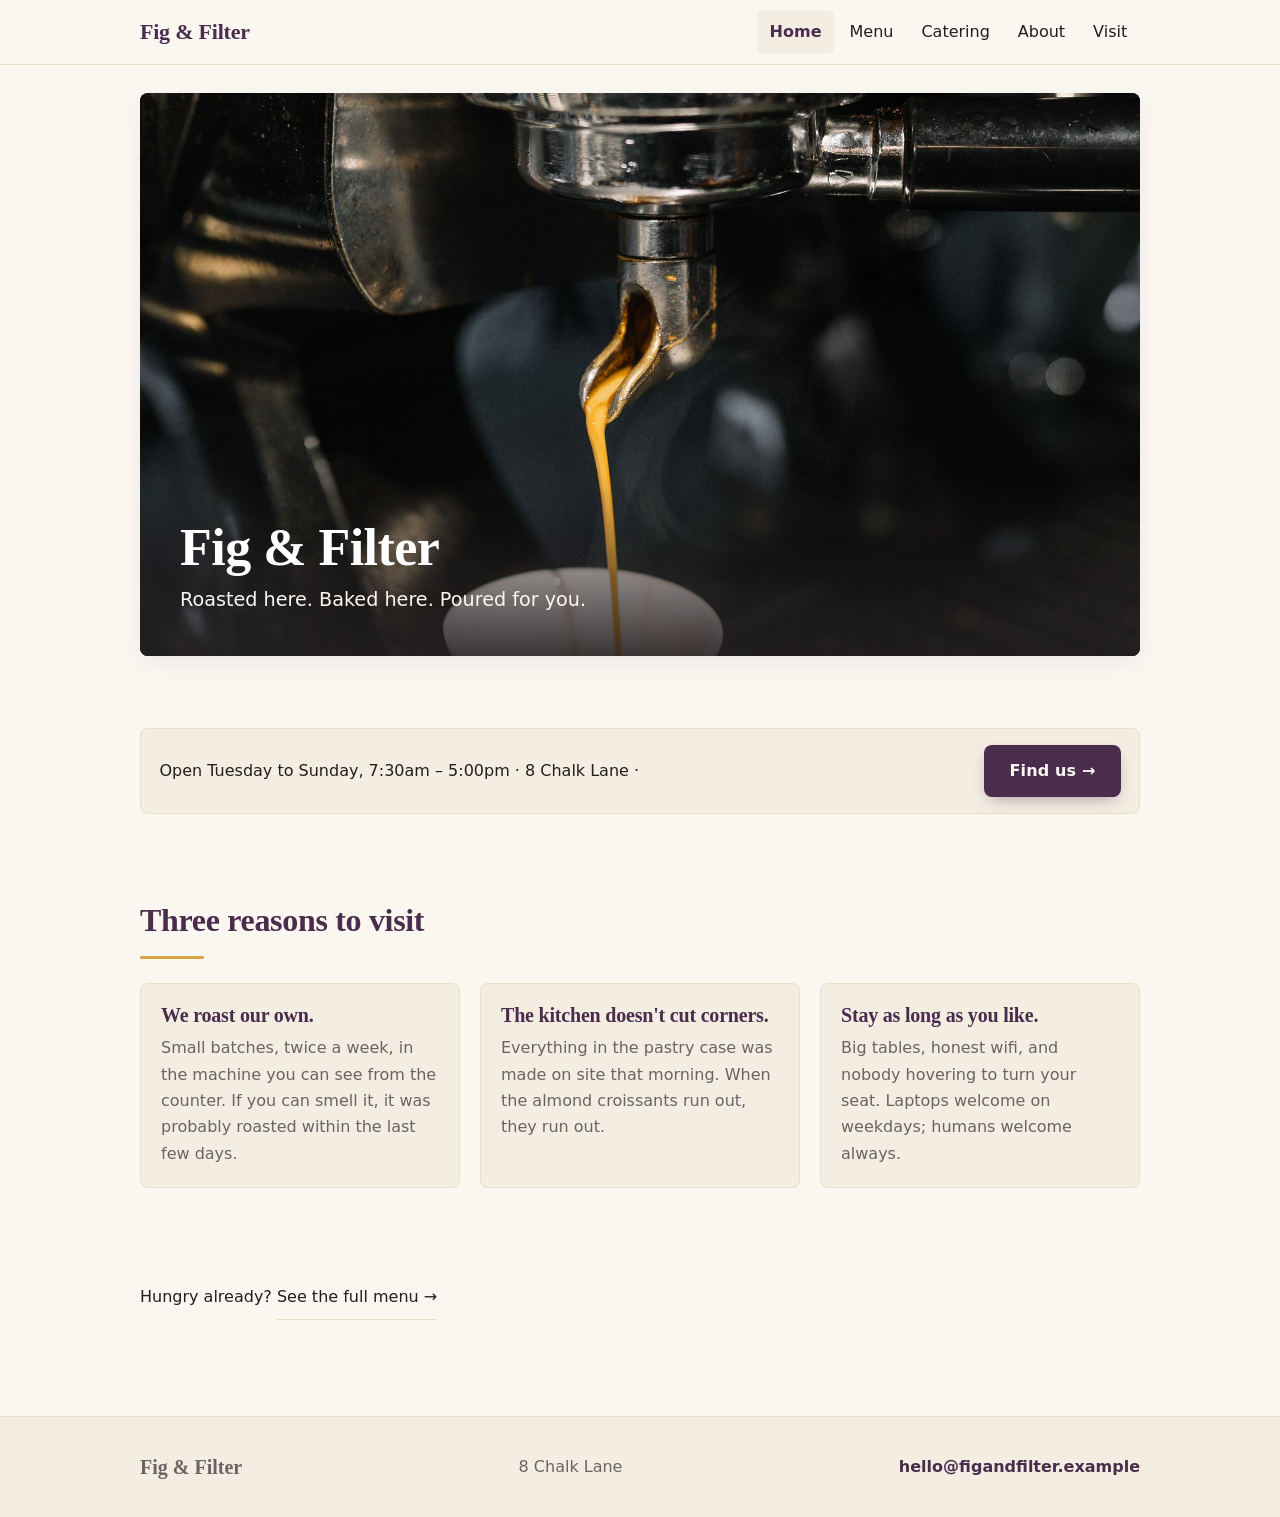
<file: index.html>
<!DOCTYPE html>
<html lang="en">
<head>
  <meta charset="utf-8">
  <meta name="viewport" content="width=device-width, initial-scale=1">
  <title>Fig &amp; Filter — Home</title>
  <link rel="stylesheet" href="styles.css">
</head>
<body>
  <header class="site-header">
    <div class="header-inner">
      <a class="brand" href="index.html">Fig &amp; Filter</a>
      <button class="nav-toggle" id="nav-toggle" aria-expanded="false" aria-controls="site-nav">
        <span class="sr-only">Menu</span>
        <svg viewBox="0 0 24 24" width="24" height="24" aria-hidden="true" fill="none" stroke="currentColor" stroke-width="2" stroke-linecap="round">
          <path d="M3 6h18M3 12h18M3 18h18"/>
        </svg>
      </button>
      <nav class="site-nav" id="site-nav" aria-label="Primary">
        <ul class="nav-list">
          <li><a href="index.html" aria-current="page">Home</a></li>
          <li><a href="menu.html">Menu</a></li>
          <li><a href="catering.html">Catering</a></li>
          <li><a href="about.html">About</a></li>
          <li><a href="visit.html">Visit</a></li>
        </ul>
      </nav>
    </div>
  </header>

  <main>
    <section class="hero">
      <div class="container">
        <div class="hero-inner">
          <img src="images/hero-espresso-pour.jpg" alt="Espresso pouring from the portafilter into a white cup at the Fig & Filter counter">
          <div class="hero-body">
            <h1 class="hero-title">Fig &amp; Filter</h1>
            <p class="hero-tagline">Roasted here. Baked here. Poured for you.</p>
          </div>
        </div>
      </div>
    </section>

    <section class="section--tight">
      <div class="container">
        <div class="essentials">
          <p>Open Tuesday to Sunday, 7:30am – 5:00pm · 8 Chalk Lane ·</p>
          <a class="btn btn-primary" href="visit.html">Find us →</a>
        </div>
      </div>
    </section>

    <section class="section">
      <div class="container">
        <h2>Three reasons to visit</h2>
        <hr class="rule">
        <div class="reasons">
          <article class="reason">
            <h3>We roast our own.</h3>
            <p>Small batches, twice a week, in the machine you can see from the counter. If you can smell it, it was probably roasted within the last few days.</p>
          </article>
          <article class="reason">
            <h3>The kitchen doesn't cut corners.</h3>
            <p>Everything in the pastry case was made on site that morning. When the almond croissants run out, they run out.</p>
          </article>
          <article class="reason">
            <h3>Stay as long as you like.</h3>
            <p>Big tables, honest wifi, and nobody hovering to turn your seat. Laptops welcome on weekdays; humans welcome always.</p>
          </article>
        </div>
      </div>
    </section>

    <section class="section--tight">
      <div class="container">
        <p>Hungry already? <a class="text-link" href="menu.html">See the full menu →</a></p>
      </div>
    </section>
  </main>

  <footer class="site-footer">
    <div class="footer-inner">
      <p class="footer-brand">Fig &amp; Filter</p>
      <p>8 Chalk Lane</p>
      <a href="mailto:hello@figandfilter.example">hello@figandfilter.example</a>
    </div>
  </footer>

  <script>
    (function () {
      var toggle = document.getElementById('nav-toggle');
      var nav = document.getElementById('site-nav');
      if (!toggle || !nav) return;
      toggle.addEventListener('click', function () {
        var open = nav.classList.toggle('is-open');
        toggle.setAttribute('aria-expanded', open ? 'true' : 'false');
      });
    })();
  </script>
</body>
</html>
</file>
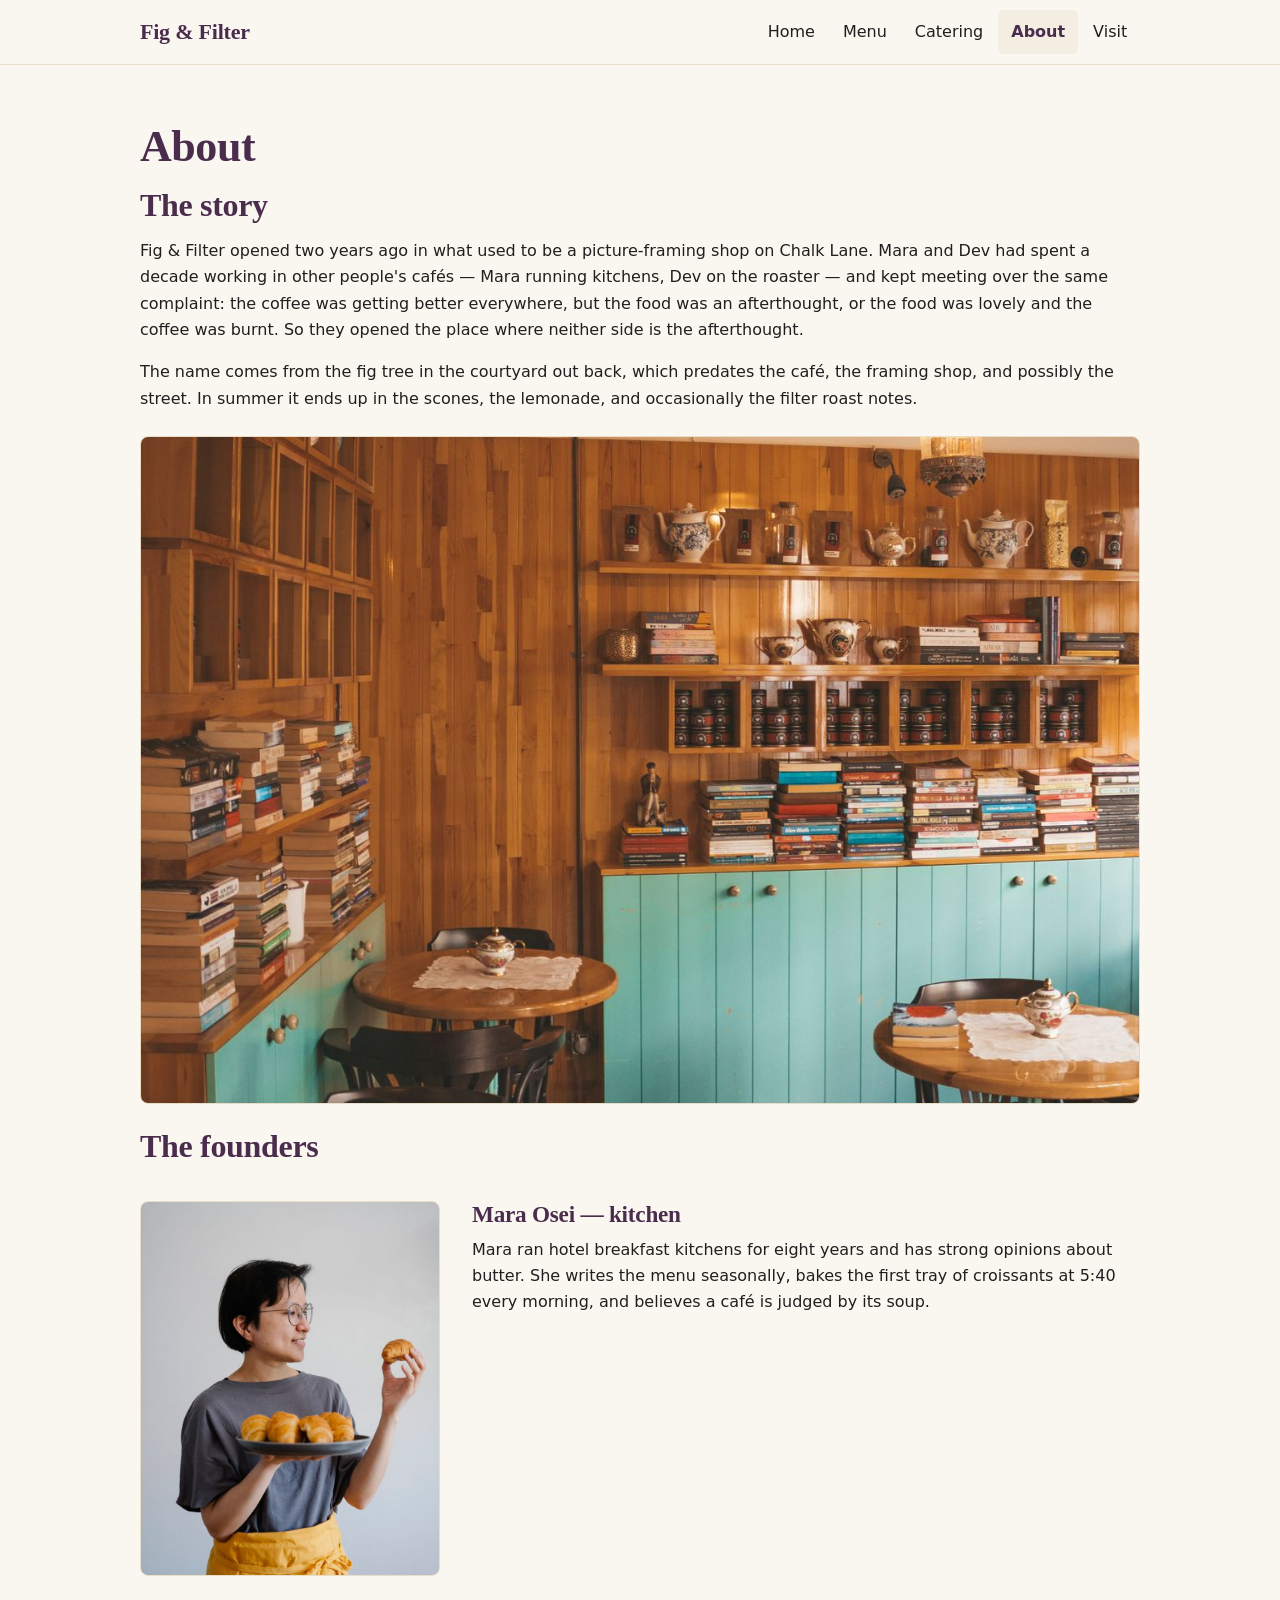
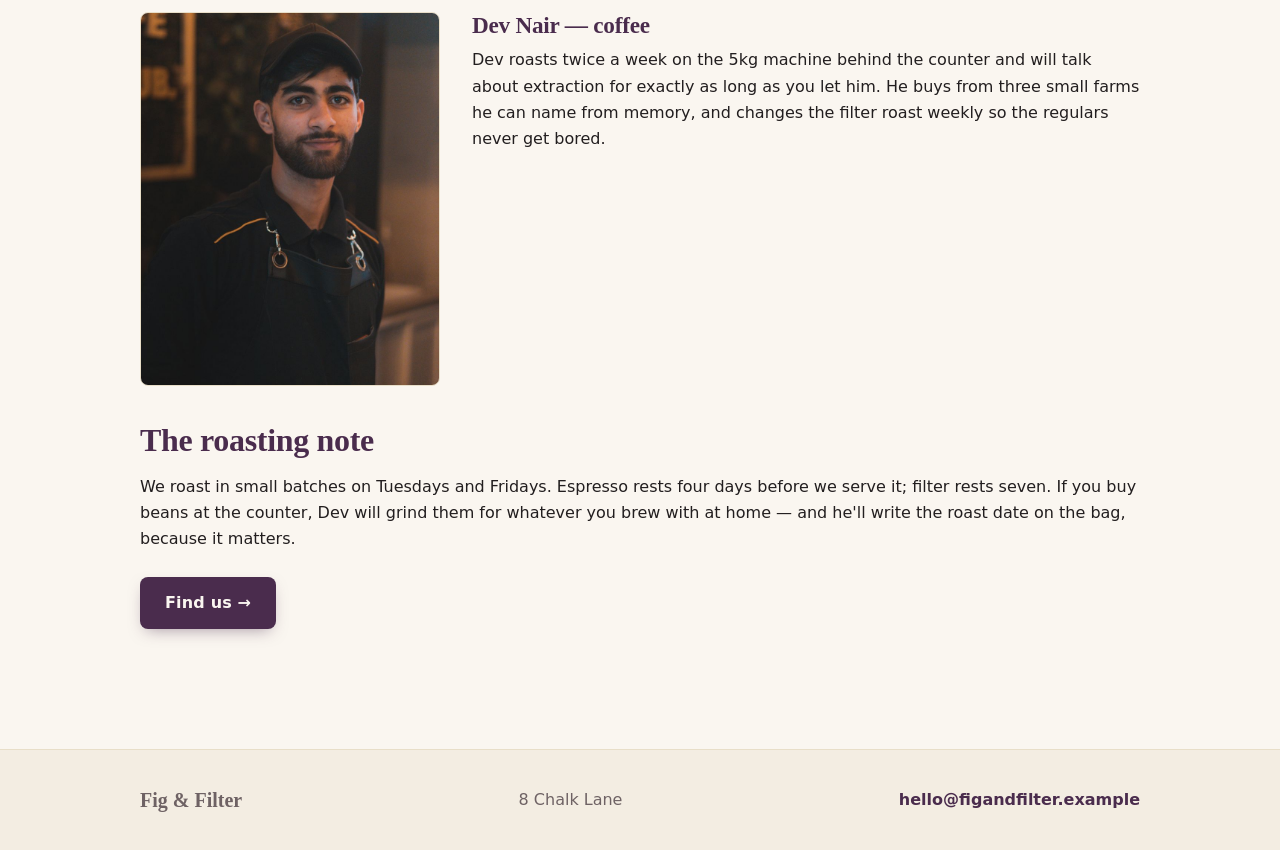
<file: about.html>
<!DOCTYPE html>
<html lang="en">
<head>
  <meta charset="utf-8">
  <meta name="viewport" content="width=device-width, initial-scale=1">
  <title>Fig &amp; Filter — About</title>
  <link rel="stylesheet" href="styles.css">
</head>
<body>
  <header class="site-header">
    <div class="header-inner">
      <a class="brand" href="index.html">Fig &amp; Filter</a>
      <button class="nav-toggle" id="nav-toggle" aria-expanded="false" aria-controls="site-nav">
        <span class="sr-only">Menu</span>
        <svg viewBox="0 0 24 24" width="24" height="24" aria-hidden="true" fill="none" stroke="currentColor" stroke-width="2" stroke-linecap="round">
          <path d="M3 6h18M3 12h18M3 18h18"/>
        </svg>
      </button>
      <nav class="site-nav" id="site-nav" aria-label="Primary">
        <ul class="nav-list">
          <li><a href="index.html">Home</a></li>
          <li><a href="menu.html">Menu</a></li>
          <li><a href="catering.html">Catering</a></li>
          <li><a href="about.html" aria-current="page">About</a></li>
          <li><a href="visit.html">Visit</a></li>
        </ul>
      </nav>
    </div>
  </header>

  <main>
    <section class="section">
      <div class="container">
        <h1>About</h1>

        <h2>The story</h2>
        <p>Fig &amp; Filter opened two years ago in what used to be a picture-framing shop on Chalk Lane. Mara and Dev had spent a decade working in other people's cafés — Mara running kitchens, Dev on the roaster — and kept meeting over the same complaint: the coffee was getting better everywhere, but the food was an afterthought, or the food was lovely and the coffee was burnt. So they opened the place where neither side is the afterthought.</p>
        <p>The name comes from the fig tree in the courtyard out back, which predates the café, the framing shop, and possibly the street. In summer it ends up in the scones, the lemonade, and occasionally the filter roast notes.</p>

        <div class="media media--wide">
          <img src="images/interior-seating.jpg" alt="Wooden tables inside the café, surrounded by shelves of books and tea tins">
        </div>

        <h2>The founders</h2>

        <article class="founder">
          <div class="media media--portrait">
            <img src="images/founder-mara.jpg" alt="Mara Osei holding a plate of freshly baked croissants">
          </div>
          <div>
            <h3>Mara Osei — kitchen</h3>
            <p>Mara ran hotel breakfast kitchens for eight years and has strong opinions about butter. She writes the menu seasonally, bakes the first tray of croissants at 5:40 every morning, and believes a café is judged by its soup.</p>
          </div>
        </article>

        <article class="founder">
          <div class="media media--portrait">
            <img src="images/founder-dev.jpg" alt="Dev Nair in his cap and apron behind the counter">
          </div>
          <div>
            <h3>Dev Nair — coffee</h3>
            <p>Dev roasts twice a week on the 5kg machine behind the counter and will talk about extraction for exactly as long as you let him. He buys from three small farms he can name from memory, and changes the filter roast weekly so the regulars never get bored.</p>
          </div>
        </article>

        <h2>The roasting note</h2>
        <p>We roast in small batches on Tuesdays and Fridays. Espresso rests four days before we serve it; filter rests seven. If you buy beans at the counter, Dev will grind them for whatever you brew with at home — and he'll write the roast date on the bag, because it matters.</p>

        <div class="cta-row">
          <a class="btn btn-primary" href="visit.html">Find us →</a>
        </div>
      </div>
    </section>
  </main>

  <footer class="site-footer">
    <div class="footer-inner">
      <p class="footer-brand">Fig &amp; Filter</p>
      <p>8 Chalk Lane</p>
      <a href="mailto:hello@figandfilter.example">hello@figandfilter.example</a>
    </div>
  </footer>

  <script>
    (function () {
      var toggle = document.getElementById('nav-toggle');
      var nav = document.getElementById('site-nav');
      if (!toggle || !nav) return;
      toggle.addEventListener('click', function () {
        var open = nav.classList.toggle('is-open');
        toggle.setAttribute('aria-expanded', open ? 'true' : 'false');
      });
    })();
  </script>
</body>
</html>
</file>
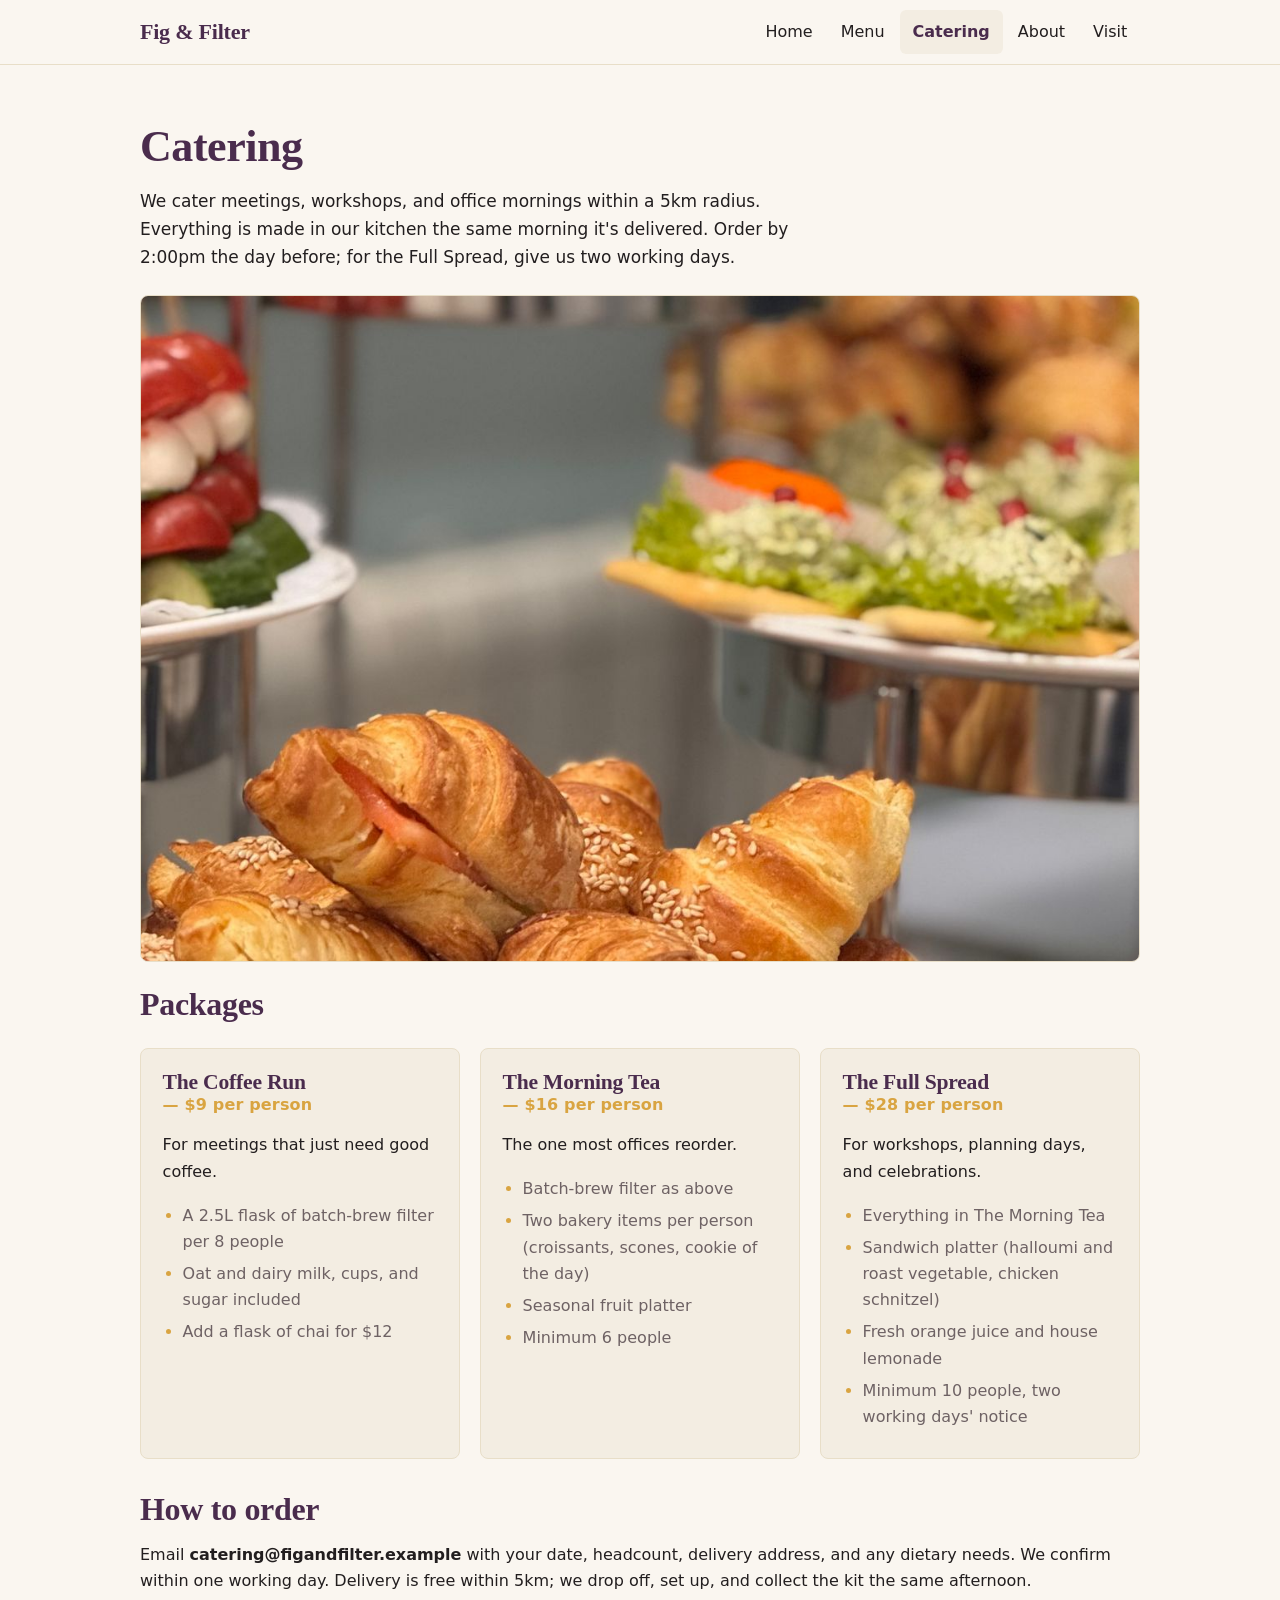
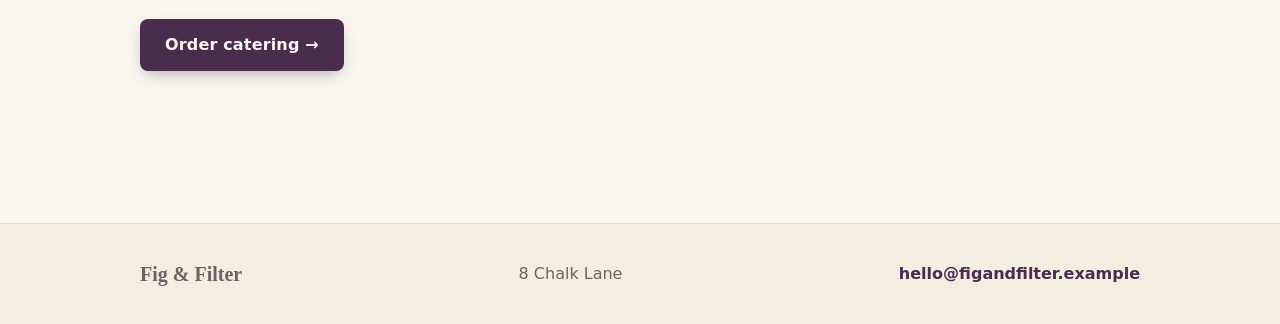
<file: catering.html>
<!DOCTYPE html>
<html lang="en">
<head>
  <meta charset="utf-8">
  <meta name="viewport" content="width=device-width, initial-scale=1">
  <title>Fig &amp; Filter — Catering</title>
  <link rel="stylesheet" href="styles.css">
</head>
<body>
  <header class="site-header">
    <div class="header-inner">
      <a class="brand" href="index.html">Fig &amp; Filter</a>
      <button class="nav-toggle" id="nav-toggle" aria-expanded="false" aria-controls="site-nav">
        <span class="sr-only">Menu</span>
        <svg viewBox="0 0 24 24" width="24" height="24" aria-hidden="true" fill="none" stroke="currentColor" stroke-width="2" stroke-linecap="round">
          <path d="M3 6h18M3 12h18M3 18h18"/>
        </svg>
      </button>
      <nav class="site-nav" id="site-nav" aria-label="Primary">
        <ul class="nav-list">
          <li><a href="index.html">Home</a></li>
          <li><a href="menu.html">Menu</a></li>
          <li><a href="catering.html" aria-current="page">Catering</a></li>
          <li><a href="about.html">About</a></li>
          <li><a href="visit.html">Visit</a></li>
        </ul>
      </nav>
    </div>
  </header>

  <main>
    <section class="section">
      <div class="container">
        <h1>Catering</h1>
        <p class="lede">We cater meetings, workshops, and office mornings within a 5km radius. Everything is made in our kitchen the same morning it's delivered. Order by 2:00pm the day before; for the Full Spread, give us two working days.</p>

        <div class="media media--wide">
          <img src="images/catering-spread.jpg" alt="A catering spread of filled croissants and canapés on serving stands">
        </div>

        <h2>Packages</h2>
        <div class="packages">
          <article class="package">
            <h2>The Coffee Run <span class="price">— $9 per person</span></h2>
            <p class="desc">For meetings that just need good coffee.</p>
            <ul>
              <li>A 2.5L flask of batch-brew filter per 8 people</li>
              <li>Oat and dairy milk, cups, and sugar included</li>
              <li>Add a flask of chai for $12</li>
            </ul>
          </article>

          <article class="package">
            <h2>The Morning Tea <span class="price">— $16 per person</span></h2>
            <p class="desc">The one most offices reorder.</p>
            <ul>
              <li>Batch-brew filter as above</li>
              <li>Two bakery items per person (croissants, scones, cookie of the day)</li>
              <li>Seasonal fruit platter</li>
              <li>Minimum 6 people</li>
            </ul>
          </article>

          <article class="package">
            <h2>The Full Spread <span class="price">— $28 per person</span></h2>
            <p class="desc">For workshops, planning days, and celebrations.</p>
            <ul>
              <li>Everything in The Morning Tea</li>
              <li>Sandwich platter (halloumi and roast vegetable, chicken schnitzel)</li>
              <li>Fresh orange juice and house lemonade</li>
              <li>Minimum 10 people, two working days' notice</li>
            </ul>
          </article>
        </div>

        <div class="section--tight">
          <h2>How to order</h2>
          <p>Email <strong>catering@figandfilter.example</strong> with your date, headcount, delivery address, and any dietary needs. We confirm within one working day. Delivery is free within 5km; we drop off, set up, and collect the kit the same afternoon.</p>
          <div class="cta-row">
            <a class="btn btn-primary" href="mailto:catering@figandfilter.example">Order catering →</a>
          </div>
        </div>
      </div>
    </section>
  </main>

  <footer class="site-footer">
    <div class="footer-inner">
      <p class="footer-brand">Fig &amp; Filter</p>
      <p>8 Chalk Lane</p>
      <a href="mailto:hello@figandfilter.example">hello@figandfilter.example</a>
    </div>
  </footer>

  <script>
    (function () {
      var toggle = document.getElementById('nav-toggle');
      var nav = document.getElementById('site-nav');
      if (!toggle || !nav) return;
      toggle.addEventListener('click', function () {
        var open = nav.classList.toggle('is-open');
        toggle.setAttribute('aria-expanded', open ? 'true' : 'false');
      });
    })();
  </script>
</body>
</html>
</file>
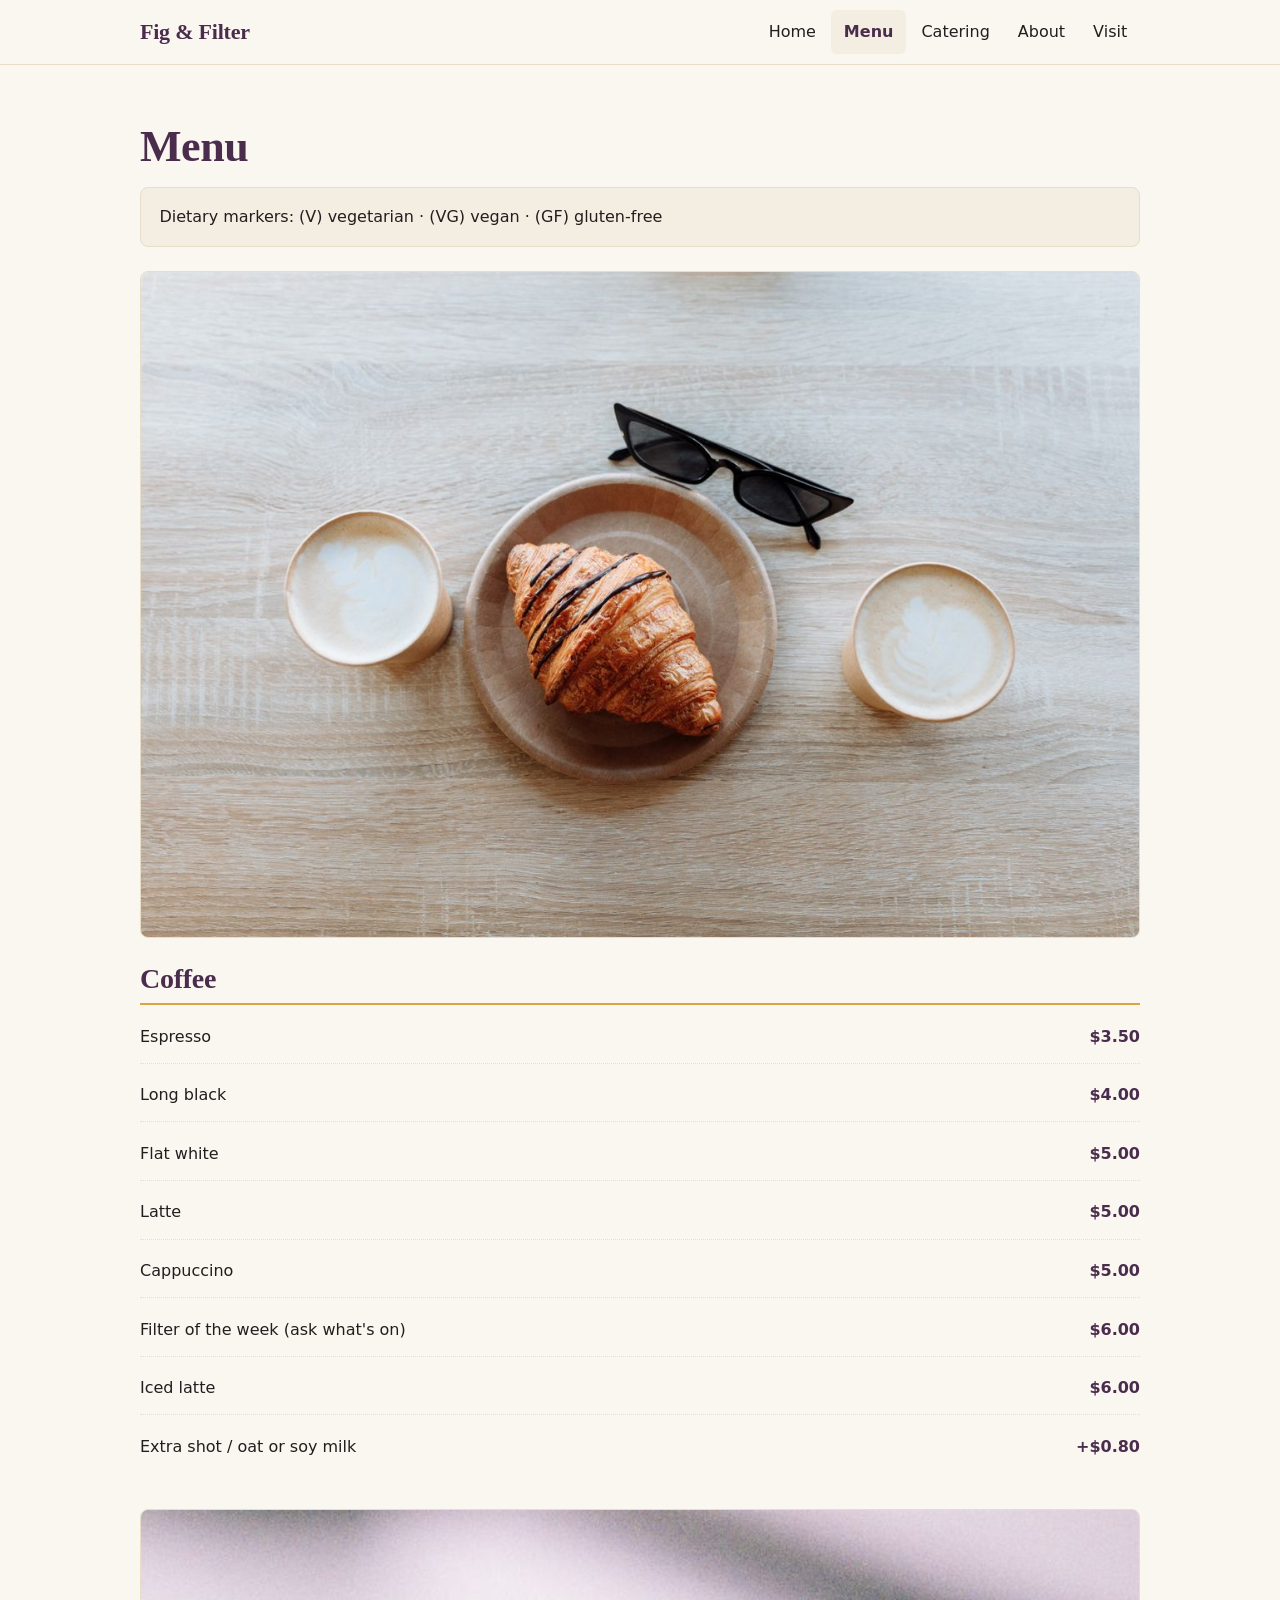
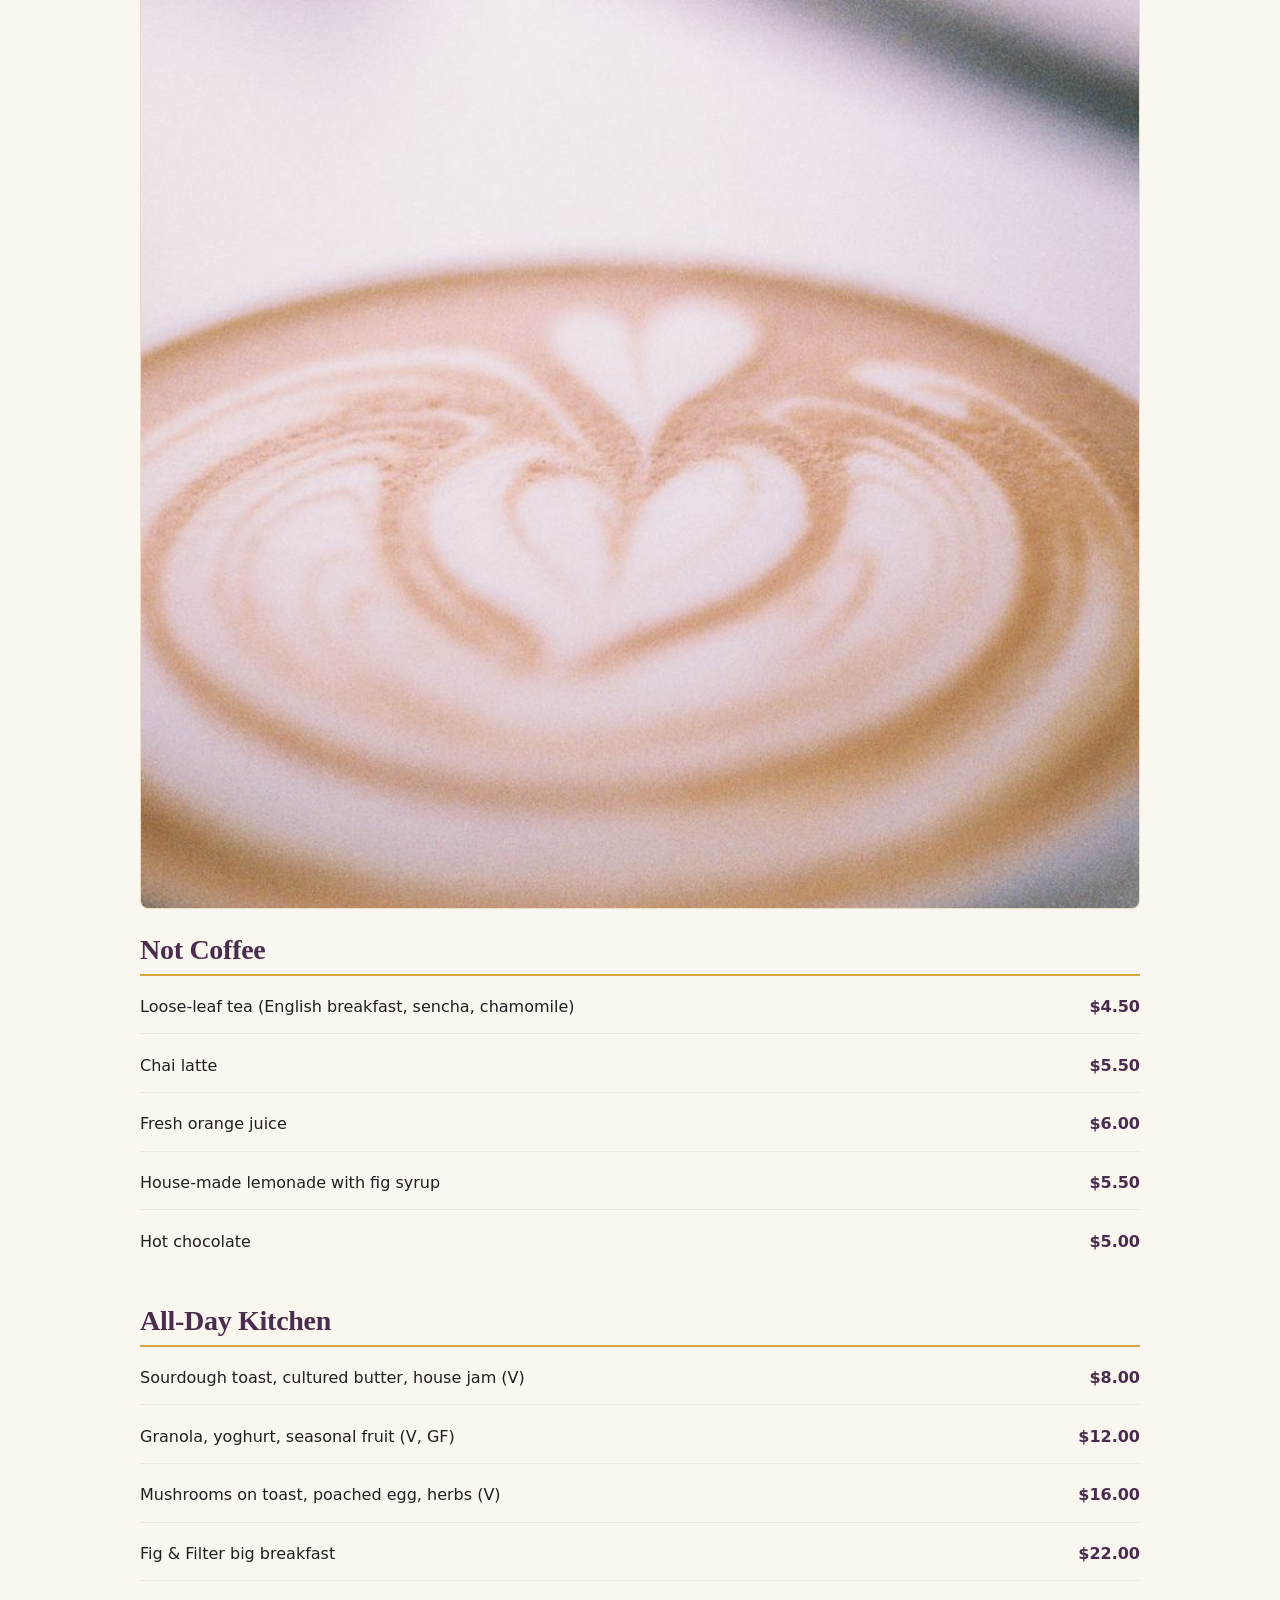
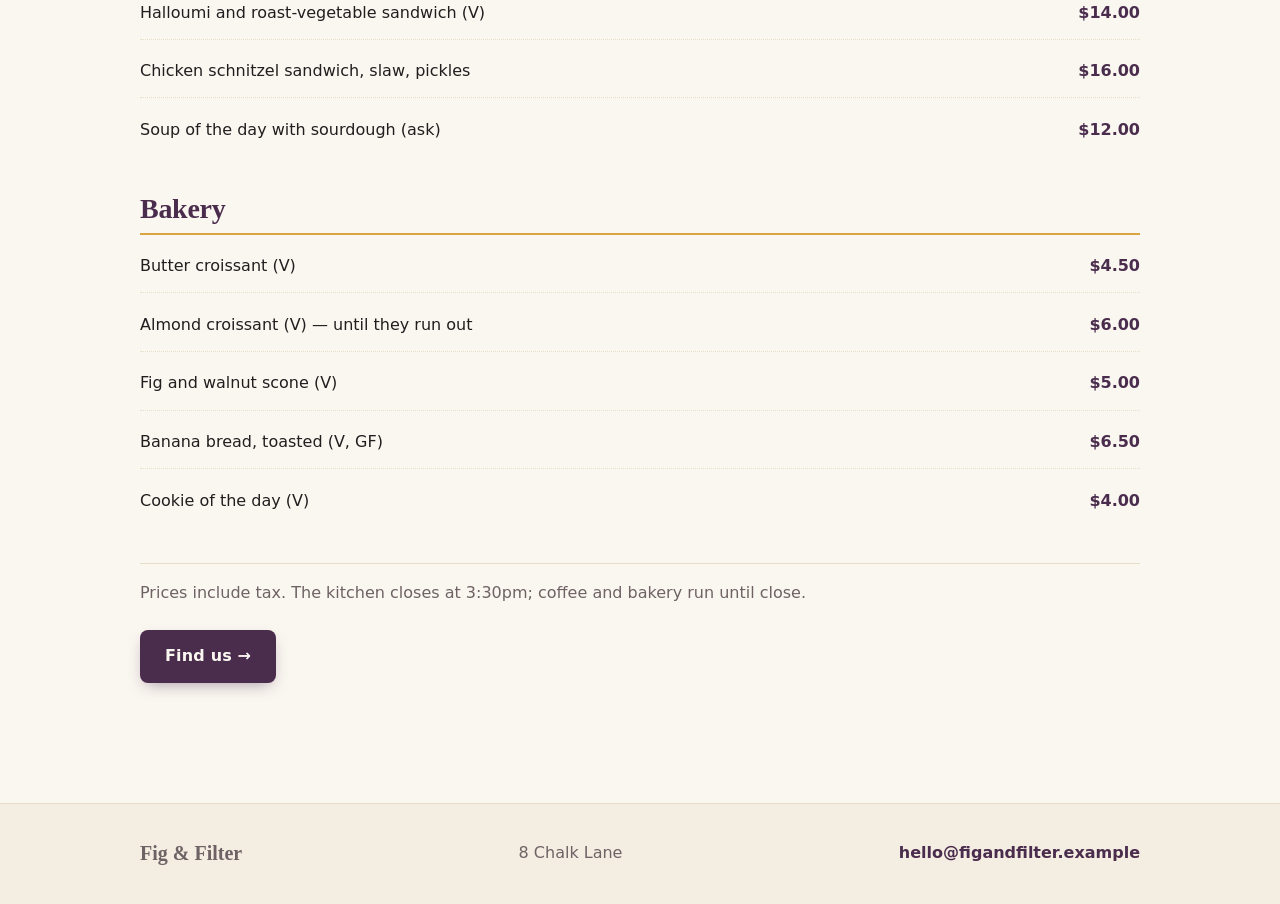
<file: menu.html>
<!DOCTYPE html>
<html lang="en">
<head>
  <meta charset="utf-8">
  <meta name="viewport" content="width=device-width, initial-scale=1">
  <title>Fig &amp; Filter — Menu</title>
  <link rel="stylesheet" href="styles.css">
</head>
<body>
  <header class="site-header">
    <div class="header-inner">
      <a class="brand" href="index.html">Fig &amp; Filter</a>
      <button class="nav-toggle" id="nav-toggle" aria-expanded="false" aria-controls="site-nav">
        <span class="sr-only">Menu</span>
        <svg viewBox="0 0 24 24" width="24" height="24" aria-hidden="true" fill="none" stroke="currentColor" stroke-width="2" stroke-linecap="round">
          <path d="M3 6h18M3 12h18M3 18h18"/>
        </svg>
      </button>
      <nav class="site-nav" id="site-nav" aria-label="Primary">
        <ul class="nav-list">
          <li><a href="index.html">Home</a></li>
          <li><a href="menu.html" aria-current="page">Menu</a></li>
          <li><a href="catering.html">Catering</a></li>
          <li><a href="about.html">About</a></li>
          <li><a href="visit.html">Visit</a></li>
        </ul>
      </nav>
    </div>
  </header>

  <main>
    <section class="section">
      <div class="container">
        <h1>Menu</h1>
        <p class="dietary-note">Dietary markers: (V) vegetarian · (VG) vegan · (GF) gluten-free</p>
        <div class="media media--wide">
          <img src="images/menu-flatlay.jpg" alt="A croissant and two lattes on a wooden table, seen from above">
        </div>

        <div class="menu-block">
          <h2>Coffee</h2>
          <ul class="menu-list">
            <li class="menu-item"><span class="name">Espresso</span><span class="price">$3.50</span></li>
            <li class="menu-item"><span class="name">Long black</span><span class="price">$4.00</span></li>
            <li class="menu-item"><span class="name">Flat white</span><span class="price">$5.00</span></li>
            <li class="menu-item"><span class="name">Latte</span><span class="price">$5.00</span></li>
            <li class="menu-item"><span class="name">Cappuccino</span><span class="price">$5.00</span></li>
            <li class="menu-item"><span class="name">Filter of the week (ask what's on)</span><span class="price">$6.00</span></li>
            <li class="menu-item"><span class="name">Iced latte</span><span class="price">$6.00</span></li>
            <li class="menu-item"><span class="name">Extra shot / oat or soy milk</span><span class="price">+$0.80</span></li>
          </ul>
        </div>

        <div class="media media--square">
          <img src="images/latte-art.jpg" alt="Close-up of heart-shaped latte art in a Fig & Filter cup">
        </div>

        <div class="menu-block">
          <h2>Not Coffee</h2>
          <ul class="menu-list">
            <li class="menu-item"><span class="name">Loose-leaf tea (English breakfast, sencha, chamomile)</span><span class="price">$4.50</span></li>
            <li class="menu-item"><span class="name">Chai latte</span><span class="price">$5.50</span></li>
            <li class="menu-item"><span class="name">Fresh orange juice</span><span class="price">$6.00</span></li>
            <li class="menu-item"><span class="name">House-made lemonade with fig syrup</span><span class="price">$5.50</span></li>
            <li class="menu-item"><span class="name">Hot chocolate</span><span class="price">$5.00</span></li>
          </ul>
        </div>

        <div class="menu-block">
          <h2>All-Day Kitchen</h2>
          <ul class="menu-list">
            <li class="menu-item"><span class="name">Sourdough toast, cultured butter, house jam (V)</span><span class="price">$8.00</span></li>
            <li class="menu-item"><span class="name">Granola, yoghurt, seasonal fruit (V, GF)</span><span class="price">$12.00</span></li>
            <li class="menu-item"><span class="name">Mushrooms on toast, poached egg, herbs (V)</span><span class="price">$16.00</span></li>
            <li class="menu-item"><span class="name">Fig &amp; Filter big breakfast</span><span class="price">$22.00</span></li>
            <li class="menu-item"><span class="name">Halloumi and roast-vegetable sandwich (V)</span><span class="price">$14.00</span></li>
            <li class="menu-item"><span class="name">Chicken schnitzel sandwich, slaw, pickles</span><span class="price">$16.00</span></li>
            <li class="menu-item"><span class="name">Soup of the day with sourdough (ask)</span><span class="price">$12.00</span></li>
          </ul>
        </div>

        <div class="menu-block">
          <h2>Bakery</h2>
          <ul class="menu-list">
            <li class="menu-item"><span class="name">Butter croissant (V)</span><span class="price">$4.50</span></li>
            <li class="menu-item"><span class="name">Almond croissant (V) — until they run out</span><span class="price">$6.00</span></li>
            <li class="menu-item"><span class="name">Fig and walnut scone (V)</span><span class="price">$5.00</span></li>
            <li class="menu-item"><span class="name">Banana bread, toasted (V, GF)</span><span class="price">$6.50</span></li>
            <li class="menu-item"><span class="name">Cookie of the day (V)</span><span class="price">$4.00</span></li>
          </ul>
        </div>

        <p class="footnote">Prices include tax. The kitchen closes at 3:30pm; coffee and bakery run until close.</p>

        <div class="cta-row">
          <a class="btn btn-primary" href="visit.html">Find us →</a>
        </div>
      </div>
    </section>
  </main>

  <footer class="site-footer">
    <div class="footer-inner">
      <p class="footer-brand">Fig &amp; Filter</p>
      <p>8 Chalk Lane</p>
      <a href="mailto:hello@figandfilter.example">hello@figandfilter.example</a>
    </div>
  </footer>

  <script>
    (function () {
      var toggle = document.getElementById('nav-toggle');
      var nav = document.getElementById('site-nav');
      if (!toggle || !nav) return;
      toggle.addEventListener('click', function () {
        var open = nav.classList.toggle('is-open');
        toggle.setAttribute('aria-expanded', open ? 'true' : 'false');
      });
    })();
  </script>
</body>
</html>
</file>
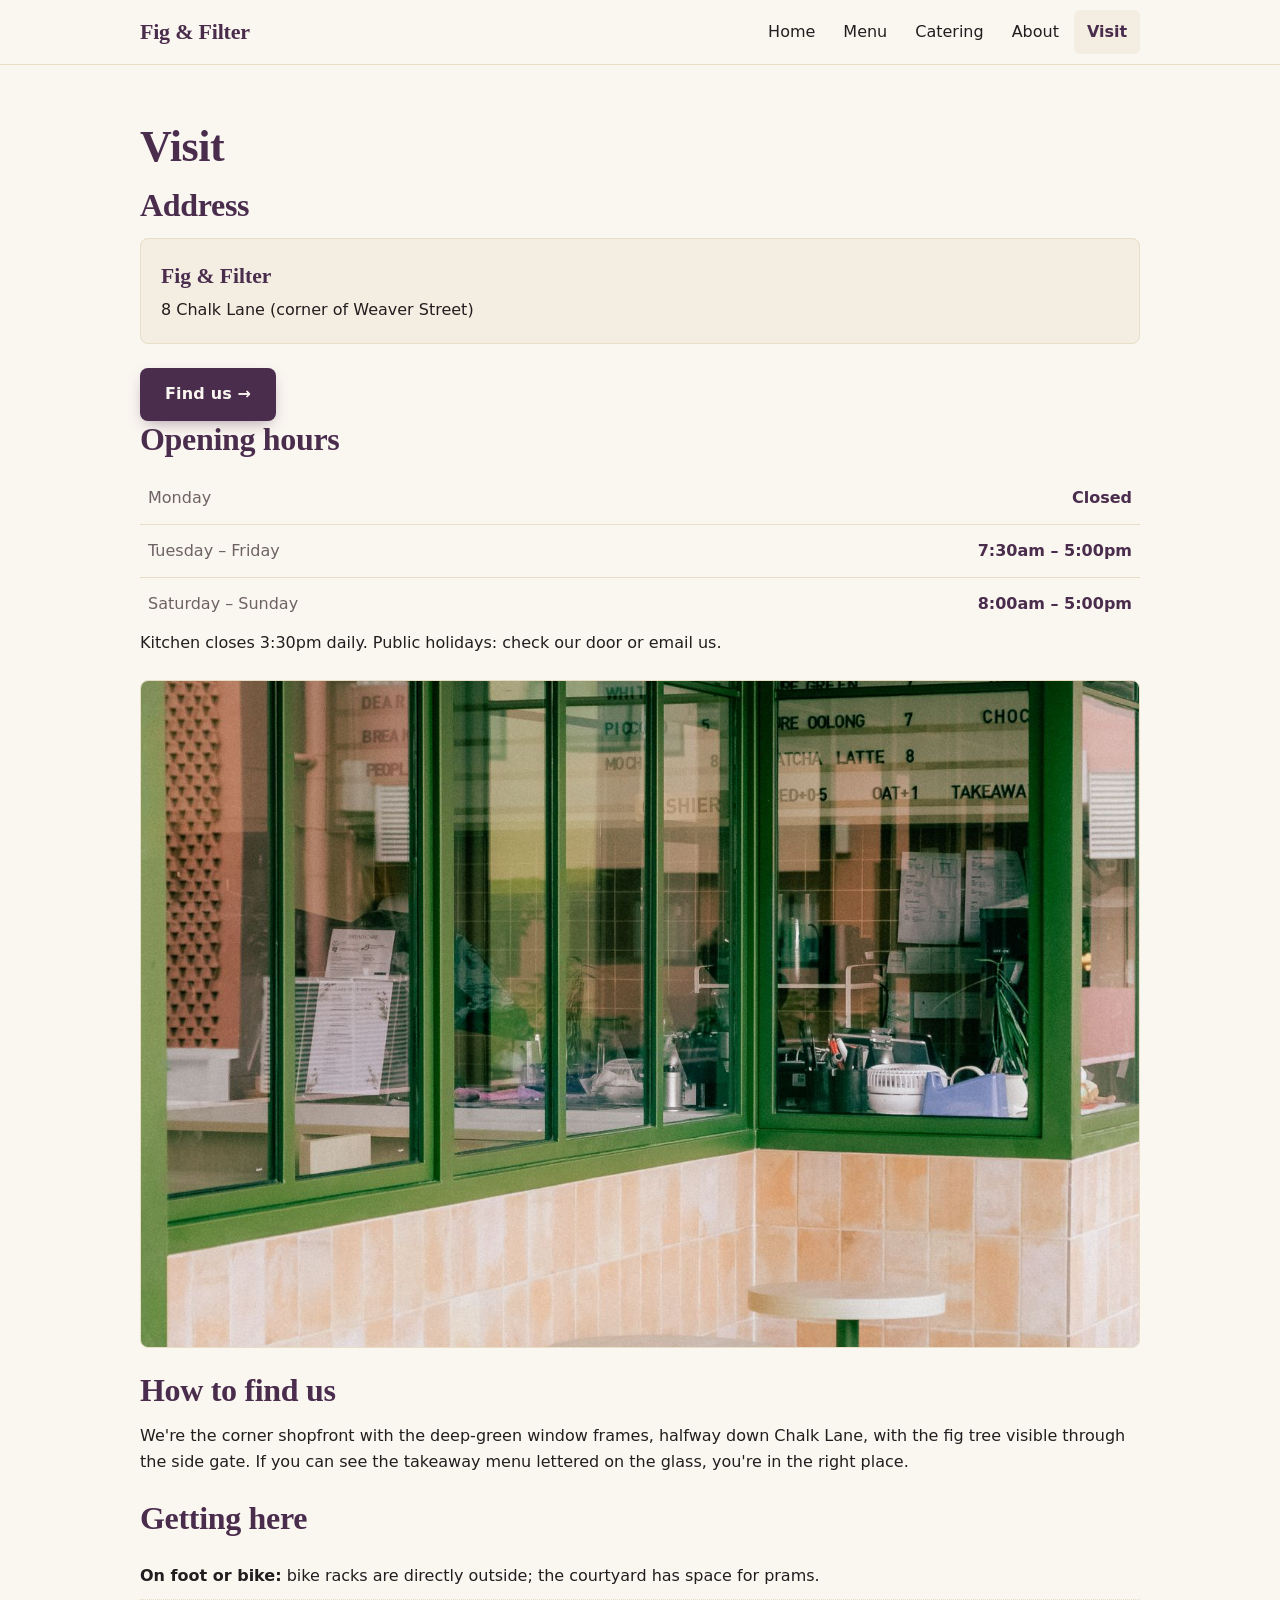
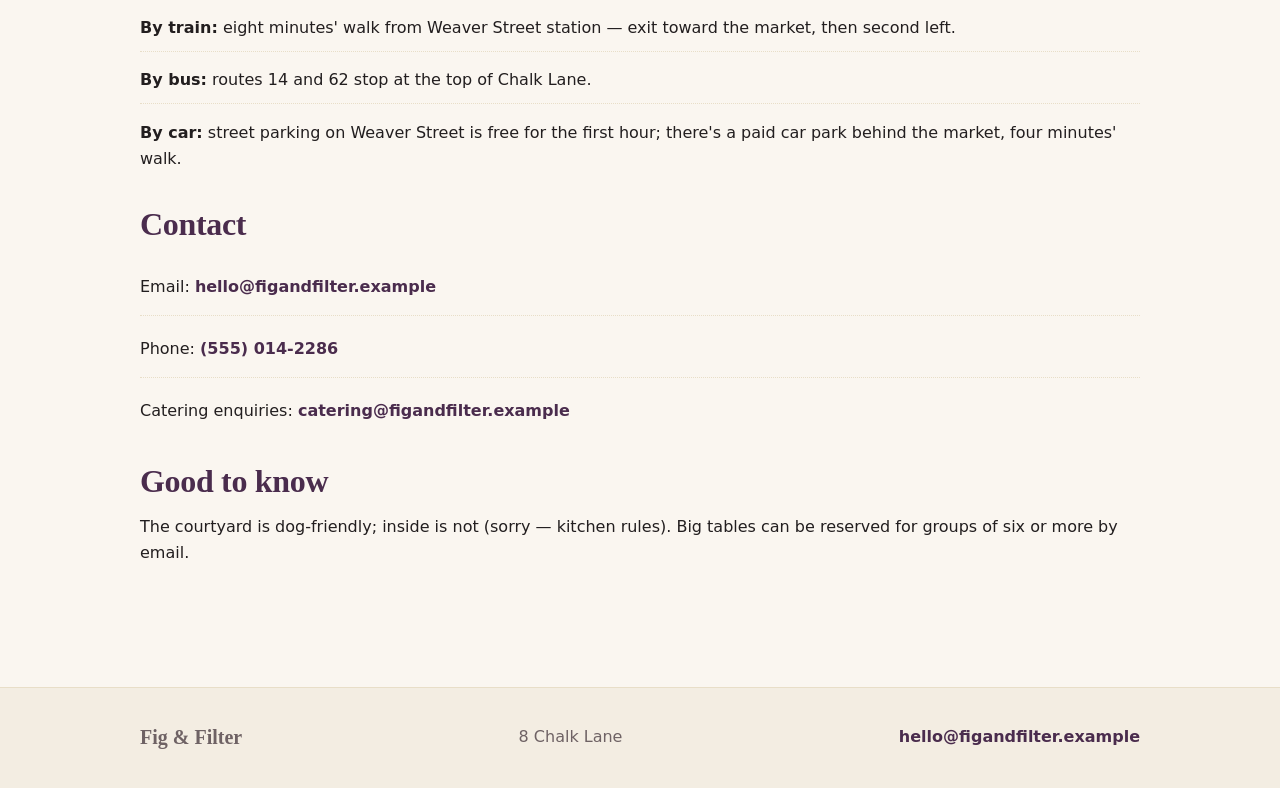
<file: visit.html>
<!DOCTYPE html>
<html lang="en">
<head>
  <meta charset="utf-8">
  <meta name="viewport" content="width=device-width, initial-scale=1">
  <title>Fig &amp; Filter — Visit</title>
  <link rel="stylesheet" href="styles.css">
</head>
<body>
  <header class="site-header">
    <div class="header-inner">
      <a class="brand" href="index.html">Fig &amp; Filter</a>
      <button class="nav-toggle" id="nav-toggle" aria-expanded="false" aria-controls="site-nav">
        <span class="sr-only">Menu</span>
        <svg viewBox="0 0 24 24" width="24" height="24" aria-hidden="true" fill="none" stroke="currentColor" stroke-width="2" stroke-linecap="round">
          <path d="M3 6h18M3 12h18M3 18h18"/>
        </svg>
      </button>
      <nav class="site-nav" id="site-nav" aria-label="Primary">
        <ul class="nav-list">
          <li><a href="index.html">Home</a></li>
          <li><a href="menu.html">Menu</a></li>
          <li><a href="catering.html">Catering</a></li>
          <li><a href="about.html">About</a></li>
          <li><a href="visit.html" aria-current="page">Visit</a></li>
        </ul>
      </nav>
    </div>
  </header>

  <main>
    <section class="section">
      <div class="container">
        <h1>Visit</h1>

        <h2>Address</h2>
        <div class="address-block">
          <p class="name">Fig &amp; Filter</p>
          <p>8 Chalk Lane (corner of Weaver Street)</p>
        </div>
        <div class="cta-row">
          <a class="btn btn-primary" href="https://maps.google.com/?q=8+Chalk+Lane" target="_blank" rel="noopener noreferrer">Find us →</a>
        </div>

        <div class="stacked">
          <div>
            <h2 id="opening-hours">Opening hours</h2>
            <table class="hours" aria-labelledby="opening-hours">
              <tbody>
                <tr>
                  <th scope="row">Monday</th>
                  <td>Closed</td>
                </tr>
                <tr>
                  <th scope="row">Tuesday – Friday</th>
                  <td>7:30am – 5:00pm</td>
                </tr>
                <tr>
                  <th scope="row">Saturday – Sunday</th>
                  <td>8:00am – 5:00pm</td>
                </tr>
              </tbody>
            </table>
            <p>Kitchen closes 3:30pm daily. Public holidays: check our door or email us.</p>
          </div>

          <div class="media media--wide">
            <img src="images/storefront.jpg" alt="The Fig & Filter corner shopfront with deep-green window frames and a pavement table">
          </div>

          <div>
            <h2>How to find us</h2>
            <p>We're the corner shopfront with the deep-green window frames, halfway down Chalk Lane, with the fig tree visible through the side gate. If you can see the takeaway menu lettered on the glass, you're in the right place.</p>
          </div>

          <div>
            <h2>Getting here</h2>
            <ul class="transit-list">
              <li><strong>On foot or bike:</strong> bike racks are directly outside; the courtyard has space for prams.</li>
              <li><strong>By train:</strong> eight minutes' walk from Weaver Street station — exit toward the market, then second left.</li>
              <li><strong>By bus:</strong> routes 14 and 62 stop at the top of Chalk Lane.</li>
              <li><strong>By car:</strong> street parking on Weaver Street is free for the first hour; there's a paid car park behind the market, four minutes' walk.</li>
            </ul>
          </div>

          <div>
            <h2>Contact</h2>
            <ul class="contact-list">
              <li>Email: <a href="mailto:hello@figandfilter.example">hello@figandfilter.example</a></li>
              <li>Phone: <a href="tel:+5550142286">(555) 014-2286</a></li>
              <li>Catering enquiries: <a href="mailto:catering@figandfilter.example">catering@figandfilter.example</a></li>
            </ul>
          </div>

          <div>
            <h2>Good to know</h2>
            <p>The courtyard is dog-friendly; inside is not (sorry — kitchen rules). Big tables can be reserved for groups of six or more by email.</p>
          </div>
        </div>
      </div>
    </section>
  </main>

  <footer class="site-footer">
    <div class="footer-inner">
      <p class="footer-brand">Fig &amp; Filter</p>
      <p>8 Chalk Lane</p>
      <a href="mailto:hello@figandfilter.example">hello@figandfilter.example</a>
    </div>
  </footer>

  <script>
    (function () {
      var toggle = document.getElementById('nav-toggle');
      var nav = document.getElementById('site-nav');
      if (!toggle || !nav) return;
      toggle.addEventListener('click', function () {
        var open = nav.classList.toggle('is-open');
        toggle.setAttribute('aria-expanded', open ? 'true' : 'false');
      });
    })();
  </script>
</body>
</html>
</file>
<file: styles.css>
/* ==========================================================================
   Fig & Filter — shared styles
   Plain CSS only. Mobile-first. Warm editorial craft palette.
   ========================================================================== */

:root {
  --cream: #FAF6F0;
  --cream-2: #F3EDE2;
  --paper: #FFFCF7;
  --fig: #4A2C4D;
  --fig-dark: #3A203D;
  --amber: #D9A441;
  --ink: #221E1F;
  --muted: #6E6264;
  --border: #E8DEC8;
  --white: #FFFFFF;

  --serif: Georgia, "Iowan Old Style", "Palatino Linotype", "Times New Roman", serif;
  --sans: system-ui, -apple-system, "Segoe UI", Roboto, Helvetica, Arial, sans-serif;

  --radius: 8px;
  --radius-sm: 6px;
  --max: 1040px;
  --gap: 1rem;
  --shadow: 0 8px 24px -4px rgba(74, 44, 77, 0.08);
}

*,
*::before,
*::after {
  box-sizing: border-box;
}

html {
  font-size: 16px;
  -webkit-text-size-adjust: 100%;
  scroll-behavior: smooth;
}

body {
  margin: 0;
  background: var(--cream);
  color: var(--ink);
  font-family: var(--sans);
  font-size: 1rem;
  line-height: 1.65;
  -webkit-font-smoothing: antialiased;
  -moz-osx-font-smoothing: grayscale;
  overflow-x: hidden;
}

img {
  display: block;
  max-width: 100%;
  height: auto;
}

p,
li,
a,
button,
th,
td {
  font-size: 1rem;
}

h1,
h2,
h3 {
  font-family: var(--serif);
  color: var(--fig);
  font-weight: 600;
  line-height: 1.18;
  margin: 0 0 0.85rem;
  letter-spacing: -0.01em;
}

h1 {
  font-size: clamp(2rem, 5vw, 2.75rem);
}

h2 {
  font-size: clamp(1.5rem, 3.6vw, 2rem);
}

h3 {
  font-size: clamp(1.2rem, 2.6vw, 1.45rem);
}

p {
  margin: 0 0 1rem;
}

p:last-child {
  margin-bottom: 0;
}

ul {
  margin: 0 0 1rem;
  padding-left: 1.25rem;
}

li {
  margin: 0.35rem 0;
}

strong {
  font-weight: 600;
}

/* Every link is a comfortable touch target. */
a {
  display: inline-flex;
  align-items: center;
  gap: 0.35em;
  min-height: 44px;
  color: inherit;
  text-decoration: none;
}

a:focus-visible,
button:focus-visible {
  outline: 2px solid var(--fig);
  outline-offset: 3px;
  border-radius: var(--radius-sm);
}

::selection {
  background: var(--amber);
  color: var(--ink);
}

/* ---------- Layout ---------- */

.container {
  width: 100%;
  max-width: var(--max);
  margin: 0 auto;
  padding: 0 1.25rem;
}

.section {
  padding: clamp(2rem, 5vw, 3.5rem) 0;
}

.section--tight {
  padding: clamp(1.25rem, 3vw, 2rem) 0;
}

.eyebrow {
  font-family: var(--sans);
  font-size: 1rem;
  font-weight: 600;
  letter-spacing: 0.08em;
  text-transform: uppercase;
  color: var(--muted);
  margin: 0 0 0.75rem;
}

.rule {
  width: 64px;
  height: 3px;
  border: 0;
  border-radius: 999px;
  background: var(--amber);
  margin: 1rem 0 1.5rem;
}

.lede {
  font-size: 1.0625rem;
  color: var(--ink);
  max-width: 62ch;
}

/* ---------- Header / navigation ---------- */

.site-header {
  position: sticky;
  top: 0;
  z-index: 50;
  background: rgba(250, 246, 240, 0.96);
  backdrop-filter: blur(10px);
  -webkit-backdrop-filter: blur(10px);
  border-bottom: 1px solid var(--border);
}

.header-inner {
  position: relative;
  display: flex;
  align-items: center;
  justify-content: space-between;
  gap: 1rem;
  max-width: var(--max);
  margin: 0 auto;
  padding: 0 1.25rem;
  min-height: 64px;
}

.brand {
  font-family: var(--serif);
  font-size: 1.375rem;
  font-weight: 600;
  color: var(--fig);
  letter-spacing: -0.01em;
  padding: 0.25rem 0;
}

.nav-toggle {
  display: inline-flex;
  align-items: center;
  justify-content: center;
  width: 44px;
  height: 44px;
  min-width: 44px;
  min-height: 44px;
  padding: 0;
  border: 1px solid var(--border);
  border-radius: var(--radius-sm);
  background: var(--paper);
  color: var(--fig);
  cursor: pointer;
}

.nav-toggle:hover {
  background: var(--cream-2);
}

.site-nav {
  display: none;
  position: absolute;
  top: 100%;
  left: 0;
  right: 0;
  background: var(--cream);
  border-bottom: 1px solid var(--border);
  box-shadow: var(--shadow);
  padding: 0.5rem 1.25rem 0.9rem;
}

.site-nav.is-open {
  display: block;
}

.nav-list {
  list-style: none;
  margin: 0;
  padding: 0;
  display: flex;
  flex-direction: column;
  gap: 0.15rem;
}

.site-nav .nav-list a {
  display: flex;
  width: 100%;
  min-height: 44px;
  padding: 0.55rem 0.7rem;
  border-radius: var(--radius-sm);
  color: var(--ink);
  font-weight: 500;
}

.site-nav .nav-list a:hover {
  background: var(--cream-2);
  color: var(--fig);
}

.site-nav .nav-list a[aria-current="page"] {
  color: var(--fig);
  font-weight: 700;
  background: var(--cream-2);
}

@media (min-width: 768px) {
  .nav-toggle {
    display: none;
  }

  .site-nav {
    display: block;
    position: static;
    padding: 0;
    border: 0;
    box-shadow: none;
    background: transparent;
    width: auto;
  }

  .nav-list {
    flex-direction: row;
    align-items: center;
    gap: 0.15rem;
  }

  .site-nav .nav-list a {
    width: auto;
    padding: 0.55rem 0.8rem;
  }
}

/* ---------- Buttons & links ---------- */

.btn {
  display: inline-flex;
  align-items: center;
  justify-content: center;
  min-height: 48px;
  padding: 0.75rem 1.5rem;
  border-radius: var(--radius);
  border: 1px solid transparent;
  font-family: var(--sans);
  font-size: 1rem;
  font-weight: 700;
  letter-spacing: 0.01em;
  text-align: center;
  cursor: pointer;
  transition: background-color 0.2s ease, color 0.2s ease, transform 0.1s ease;
}

.btn:active {
  transform: translateY(1px);
}

.btn-primary {
  background: var(--fig);
  color: var(--cream);
  box-shadow: 0 6px 16px -6px rgba(74, 44, 77, 0.5);
}

.btn-primary:hover {
  background: var(--fig-dark);
  color: var(--white);
}

.text-link {
  color: var(--ink);
  border-bottom: 1px solid var(--border);
  padding-bottom: 0.1rem;
}

.text-link:hover {
  color: var(--fig);
  border-bottom-color: var(--fig);
}

.cta-row {
  display: flex;
  flex-wrap: wrap;
  align-items: center;
  gap: 0.75rem 1.25rem;
  margin-top: 1.5rem;
}

/* ---------- Hero ---------- */

.hero {
  padding: clamp(1rem, 3vw, 1.75rem) 0 clamp(1.5rem, 4vw, 2.5rem);
}

.hero-inner {
  position: relative;
  border-radius: var(--radius);
  overflow: hidden;
  background: var(--fig);
  box-shadow: var(--shadow);
}

.hero-inner img {
  width: 100%;
  aspect-ratio: 16 / 9;
  object-fit: cover;
  object-position: center;
}

.hero-body {
  position: absolute;
  inset: auto 0 0 0;
  padding: clamp(1.1rem, 4vw, 2.5rem);
  background: linear-gradient(
    to top,
    rgba(34, 30, 31, 0.88),
    rgba(34, 30, 31, 0.42) 55%,
    rgba(34, 30, 31, 0)
  );
  color: var(--cream);
}

.hero-title {
  color: #fff;
  margin: 0 0 0.35rem;
  font-size: clamp(2rem, 7vw, 3.25rem);
}

.hero-tagline {
  margin: 0;
  color: var(--cream);
  font-size: clamp(1rem, 2.4vw, 1.2rem);
  max-width: 34ch;
}

/* ---------- Essentials ---------- */

.essentials {
  display: flex;
  flex-wrap: wrap;
  align-items: center;
  gap: 0.75rem 1rem;
  padding: 1rem 1.15rem;
  background: var(--cream-2);
  border: 1px solid var(--border);
  border-radius: var(--radius);
}

.essentials p {
  margin: 0;
  color: var(--ink);
}

.essentials .btn {
  margin-left: auto;
}

@media (max-width: 520px) {
  .essentials .btn {
    margin-left: 0;
    width: 100%;
  }
}

/* ---------- Cards / reasons ---------- */

.reasons {
  display: grid;
  gap: 1rem;
  margin-top: 1.5rem;
}

.reason {
  padding: 1.25rem;
  background: var(--cream-2);
  border: 1px solid var(--border);
  border-radius: var(--radius);
}

.reason h3 {
  font-size: 1.25rem;
  margin-bottom: 0.5rem;
}

.reason p {
  color: var(--muted);
  margin: 0;
}

@media (min-width: 820px) {
  .reasons {
    grid-template-columns: repeat(3, minmax(0, 1fr));
    gap: 1.25rem;
  }
}

/* ---------- Media ---------- */

.media {
  border-radius: var(--radius);
  overflow: hidden;
  border: 1px solid var(--border);
  background: var(--cream-2);
  margin: 1.5rem 0;
}

.media img {
  width: 100%;
  height: 100%;
  object-fit: cover;
  object-position: center;
}

.media--wide img {
  aspect-ratio: 3 / 2;
}

.media--square img {
  aspect-ratio: 1 / 1;
}

.media--portrait img {
  aspect-ratio: 4 / 5;
}

/* ---------- Menu ---------- */

.menu-block {
  margin: 0 0 2.25rem;
}

.menu-block:last-child {
  margin-bottom: 0;
}

.menu-block h2 {
  font-size: clamp(1.4rem, 3vw, 1.75rem);
  padding-bottom: 0.5rem;
  border-bottom: 2px solid var(--amber);
  margin-bottom: 0.25rem;
}

.menu-list {
  list-style: none;
  margin: 0;
  padding: 0;
}

.menu-item {
  display: flex;
  align-items: baseline;
  justify-content: space-between;
  gap: 1rem;
  padding: 0.8rem 0;
  border-bottom: 1px dotted var(--border);
}

.menu-item:last-child {
  border-bottom: 0;
}

.menu-item .name {
  color: var(--ink);
}

.menu-item .price {
  color: var(--fig);
  font-weight: 700;
  white-space: nowrap;
}

.dietary-note {
  padding: 1rem 1.15rem;
  background: var(--cream-2);
  border: 1px solid var(--border);
  border-radius: var(--radius);
  color: var(--ink);
}

.footnote {
  margin-top: 1.5rem;
  padding-top: 1rem;
  border-top: 1px solid var(--border);
  color: var(--muted);
}

/* ---------- Catering ---------- */

.packages {
  display: grid;
  gap: 1.25rem;
  margin-top: 1.5rem;
}

.package {
  display: flex;
  flex-direction: column;
  padding: 1.35rem;
  background: var(--cream-2);
  border: 1px solid var(--border);
  border-radius: var(--radius);
}

.package h2 {
  font-size: 1.35rem;
  margin-bottom: 0.35rem;
}

.package .price {
  display: block;
  font-family: var(--sans);
  font-size: 1rem;
  font-weight: 600;
  color: var(--amber);
  letter-spacing: 0.01em;
  margin-bottom: 0.75rem;
}

.package .desc {
  margin: 0 0 0.75rem;
  color: var(--ink);
}

.package ul {
  margin: 0;
  color: var(--muted);
}

.package li::marker {
  color: var(--amber);
}

@media (min-width: 900px) {
  .packages {
    grid-template-columns: repeat(3, minmax(0, 1fr));
    align-items: stretch;
  }
}

/* ---------- About ---------- */

.founder {
  display: grid;
  gap: 1.25rem;
  margin: 2.25rem 0;
}

.founder .media {
  margin: 0;
}

.founder h3 {
  margin-bottom: 0.5rem;
}

@media (min-width: 768px) {
  .founder {
    grid-template-columns: minmax(0, 300px) minmax(0, 1fr);
    align-items: start;
    gap: 2rem;
  }
}

/* ---------- Visit ---------- */

.address-block {
  padding: 1.25rem;
  background: var(--cream-2);
  border: 1px solid var(--border);
  border-radius: var(--radius);
}

.address-block .name {
  font-family: var(--serif);
  font-size: 1.35rem;
  color: var(--fig);
  font-weight: 600;
  margin: 0 0 0.15rem;
}

.address-block p {
  margin: 0;
}

.hours {
  width: 100%;
  border-collapse: collapse;
  margin-top: 0.5rem;
}

.hours caption {
  text-align: left;
  font-family: var(--serif);
  font-size: clamp(1.4rem, 3vw, 1.75rem);
  font-weight: 600;
  color: var(--fig);
  padding-bottom: 0.5rem;
}

.hours th,
.hours td {
  text-align: left;
  padding: 0.8rem 0.5rem;
  border-bottom: 1px solid var(--border);
  font-weight: 400;
}

.hours th {
  color: var(--muted);
  font-family: var(--sans);
}

.hours td {
  text-align: right;
  color: var(--fig);
  font-weight: 700;
  white-space: nowrap;
}

.hours tr:last-child th,
.hours tr:last-child td {
  border-bottom: 0;
}

.transit-list {
  list-style: none;
  padding: 0;
  margin: 1rem 0 0;
}

.transit-list li {
  padding: 0.6rem 0;
  border-bottom: 1px dotted var(--border);
}

.transit-list li:last-child {
  border-bottom: 0;
}

.contact-list {
  list-style: none;
  padding: 0;
  margin: 1rem 0 0;
}

.contact-list li {
  border-bottom: 1px dotted var(--border);
  padding: 0.35rem 0;
}

.contact-list li:last-child {
  border-bottom: 0;
}

.contact-list a {
  color: var(--fig);
  font-weight: 600;
  word-break: break-word;
}

.contact-list a:hover {
  text-decoration: underline;
  text-underline-offset: 4px;
}

.stacked > * + * {
  margin-top: 1.5rem;
}

/* ---------- Footer ---------- */

.site-footer {
  margin-top: clamp(2.5rem, 6vw, 4rem);
  border-top: 1px solid var(--border);
  background: var(--cream-2);
}

.footer-inner {
  max-width: var(--max);
  margin: 0 auto;
  padding: 1.75rem 1.25rem;
  display: flex;
  flex-wrap: wrap;
  align-items: center;
  justify-content: space-between;
  gap: 0.5rem 1.5rem;
}

.footer-brand {
  font-family: var(--serif);
  font-size: 1.25rem;
  font-weight: 600;
  color: var(--fig);
  margin: 0;
}

.footer-inner p {
  margin: 0;
  color: var(--muted);
}

.footer-inner a {
  color: var(--fig);
  font-weight: 600;
}

.footer-inner a:hover {
  text-decoration: underline;
  text-underline-offset: 4px;
}

/* ---------- Utilities ---------- */

.sr-only {
  position: absolute;
  width: 1px;
  height: 1px;
  padding: 0;
  margin: -1px;
  overflow: hidden;
  clip: rect(0, 0, 0, 0);
  white-space: nowrap;
  border: 0;
}

@media (prefers-reduced-motion: reduce) {
  html {
    scroll-behavior: auto;
  }

  *,
  *::before,
  *::after {
    transition: none !important;
  }
}
</file>
